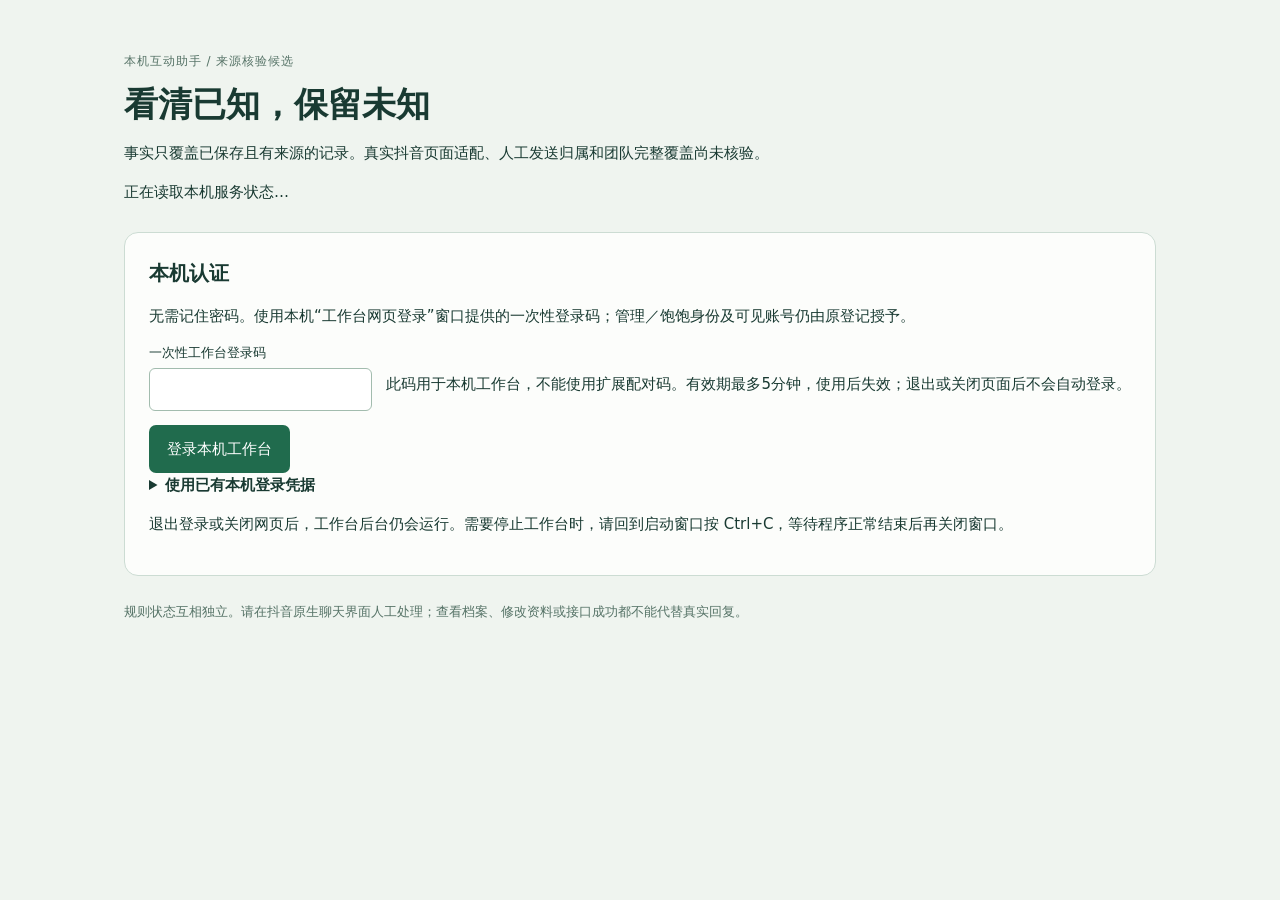
<file: projects/A/web/index.html>
<!doctype html>
<html lang="zh-CN"><head><meta charset="utf-8"><meta name="viewport" content="width=device-width,initial-scale=1"><title>互动助手 · 本机工作台</title><link rel="stylesheet" href="styles.css"></head>
<body><main><header><p class="eyebrow">本机互动助手 / 来源核验候选</p><h1>看清已知，保留未知</h1><p>事实只覆盖已保存且有来源的记录。真实抖音页面适配、人工发送归属和团队完整覆盖尚未核验。</p><p id="health" role="status">正在读取本机服务状态…</p></header>
<section class="card" aria-labelledby="auth-title"><h2 id="auth-title">本机认证</h2><p id="auth-status" role="status">无需记住密码。使用本机“工作台网页登录”窗口提供的一次性登录码；管理／饱饱身份及可见账号仍由原登记授予。</p>
<form id="web-login"><label>一次性工作台登录码<input name="code" type="password" required minlength="43" maxlength="43" autocomplete="off" spellcheck="false"></label><p>此码用于本机工作台，不能使用扩展配对码。有效期最多5分钟，使用后失效；退出或关闭页面后不会自动登录。</p><button type="submit">登录本机工作台</button></form>
<details id="credential-entry"><summary>使用已有本机登录凭据</summary><form id="login"><label>操作者<input name="operator" required maxlength="256" autocomplete="username"></label><label>设备登记键<input name="device" required maxlength="256" autocomplete="off"></label><label>登录凭据<input name="credential" type="password" required maxlength="1024" autocomplete="current-password"></label><button type="submit">登录</button></form></details><button id="logout" type="button" hidden>退出登录</button><p>退出登录或关闭网页后，工作台后台仍会运行。需要停止工作台时，请回到启动窗口按 Ctrl+C，等待程序正常结束后再关闭窗口。</p></section>
<div id="workspace" hidden>
<section class="card"><details><summary>运行诊断 · 本机只读</summary><div id="diagnostics-panel"></div></details></section>
<section class="card" aria-labelledby="activity-title"><details><summary id="activity-title">只读活动时间线 · 未校准</summary><p>管理查看已登记设备的已保存整域，饱饱仅查看自己。前台事实、人工估算、自动/未知操作与缺口分别核对，不生成工时结论。</p><div id="activity-panel"></div></details></section>
<section class="card"><div id="deletion-panel"></div></section>
<section class="card"><details><summary>导入账号与来源核对</summary><p>先选择下方已授权账号，再核对此批聊天记录使用的账号登记与来源。此步骤不保存聊天记录。</p><div id="import-binding"></div></details></section>
<section class="card" aria-labelledby="import-title"><details><summary id="import-title">显式文件导入 · 已保存待核验</summary><p>管理与饱饱可查询已授权账号的待核验原文。导入与撤回仅本机管理工作台可使用；先选择下方已授权账号，再选择CLI预览JSON、明确映射、生成计划并点击保存。所有来源与发送状态仍待核验。</p><div id="file-import"></div></details></section>
<section class="card"><h2>查询已保存档案</h2><p>手动选择仅用于本机查询，不核验当前抖音页面对象，也不会自动定位或发送。</p><div class="selectors"><label>已授权账号<select id="account" required></select></label><label>已保存联系人<select id="contact"><option value="">此账号全部已保存消息</option></select></label></div><p id="contact-status" role="status">选择账号后读取已保存联系人。</p><button id="contact-retry" type="button" class="secondary" hidden disabled>重新读取联系人</button></section>
<section class="card s-priority" aria-labelledby="s-title"><h2 id="s-title">S待回 · 固定可见</h2><p id="coverage-status" role="status">团队覆盖未知，不能确认S清空或推荐下一件非S事项。</p><ul id="global-s" class="task-list"></ul></section>
<section class="card"><details><summary>实际联系与独立30日贡献</summary><div id="contact-statistics"></div></details></section>
<section class="card"><h2>按分组查看联系人</h2><div id="group-browser"></div></section>
<section class="card"><details id="overview"><summary>今日概览 · 已观察范围</summary><p id="overview-status" role="status">正在读取独立事项状态…</p><div id="overview-groups"></div></details></section>
<div class="work-grid"><section id="profile" class="card profile" aria-labelledby="profile-title"><h2 id="profile-title">已保存档案</h2><p id="profile-status" role="status">选择联系人后查看。未知不等于否或零。</p><div id="profile-body"></div></section>
<section class="card history" aria-labelledby="history-title"><h2 id="history-title">永久保存历史查询</h2><p>文字搜索与分页仅针对已存储消息。未知时间单列；当前来源不支持完整平台历史承诺。</p><form id="search"><label>北京日期（可选）<input type="date" name="day"></label><label>正文关键词<input name="keyword" maxlength="200" autocomplete="off" placeholder="支持单字、短词及字面标点"></label><button type="submit">查询</button></form><p id="history-status" role="status">选择账号并查询。</p><ol id="messages"></ol><button id="more" type="button" hidden>读取下一页已保存消息</button></section></div>
</div><footer>规则状态互相独立。请在抖音原生聊天界面人工处理；查看档案、修改资料或接口成功都不能代替真实回复。</footer></main><script src="js/api.js"></script><script src="js/history.js"></script><script src="js/cd.js"></script><script src="js/live.js"></script><script src="js/groups.js"></script><script src="js/ai.js"></script><script src="js/deletion.js"></script><script src="js/candidate_review.js"></script><script src="js/import_binding.js"></script><script src="js/file_import.js"></script><script src="js/activity.js"></script><script src="js/diagnostics.js"></script><script src="js/birthday_candidates.js"></script><script src="js/operations.js"></script><script src="js/main.js"></script></body></html>
</file>
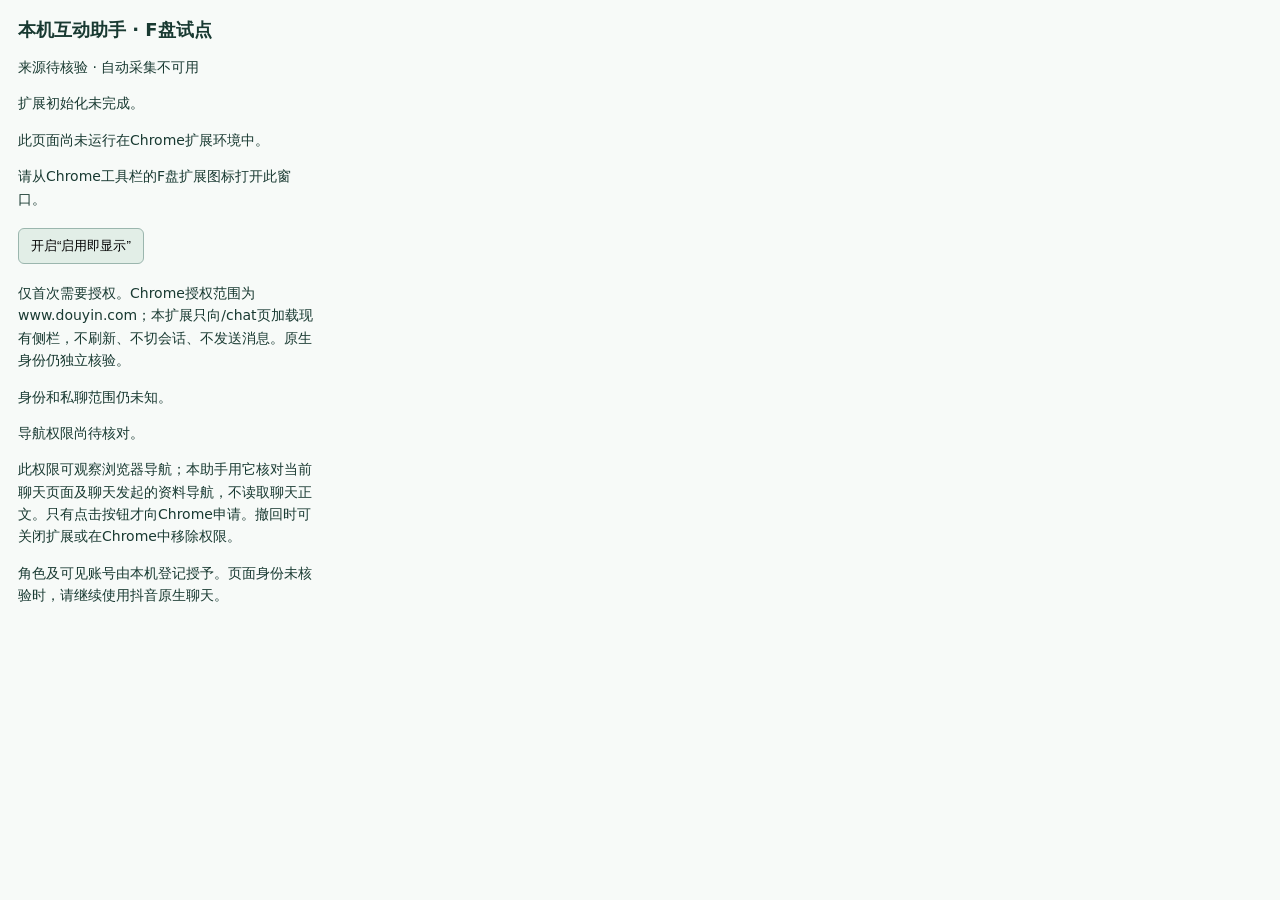
<file: projects/A/extension/popup.html>
<!doctype html>
<html lang="zh-CN"><head><meta charset="utf-8"><meta name="viewport" content="width=device-width"><title>助手 · 本机认证</title><link rel="stylesheet" href="popup.css"></head>
<body><h1>本机互动助手 · F盘试点</h1><p>来源待核验 · 自动采集不可用</p><p id="extension-identity"></p><p id="connection-status" role="status">正在检查本机身份服务…</p><p id="status" role="status">正在读取本机会话…</p>
<form id="login"><label>一次性本机配对码<input name="pairing_code" type="password" placeholder="粘贴本机窗口复制的临时码" required minlength="43" maxlength="43" pattern="[A-Za-z0-9_\-]{43}" autocomplete="off"></label><p>无需设置或记住密码。首次用本机窗口的临时码配对，之后由此扩展记住。这里不填写抖音密码。</p><button type="submit">配对并连接本机</button></form>
<section id="session" hidden><p id="identity"></p><p id="queue"></p><button id="retry" type="button">重试待提交观测</button><button id="logout" type="button">断开本次连接</button></section>
<button id="forget-device" type="button">清除本机配对记忆</button>
<button id="workbench-connect" type="button" hidden>恢复自动连接</button>
<section><p id="chat-mount-status" role="status"></p><button id="enable-chat-mount" type="button">开启“启用即显示”</button><p>仅首次需要授权。Chrome授权范围为www.douyin.com；本扩展只向/chat页加载现有侧栏，不刷新、不切会话、不发送消息。原生身份仍独立核验。</p></section>
<section><p id="pilot-status">身份核对尚未连接。</p><p id="navigation-status" role="status">导航权限尚待核对。</p><button id="pilot-navigation" type="button">允许聊天页面与资料导航核对</button><p>此权限可观察浏览器导航；本助手用它核对当前聊天页面及聊天发起的资料导航，不读取聊天正文。只有点击按钮才向Chrome申请。撤回时可关闭扩展或在Chrome中移除权限。</p></section>
<p>角色及可见账号由本机登记授予。页面身份未核验时，请继续使用抖音原生聊天。</p><script src="popup.js"></script></body></html>
</file>
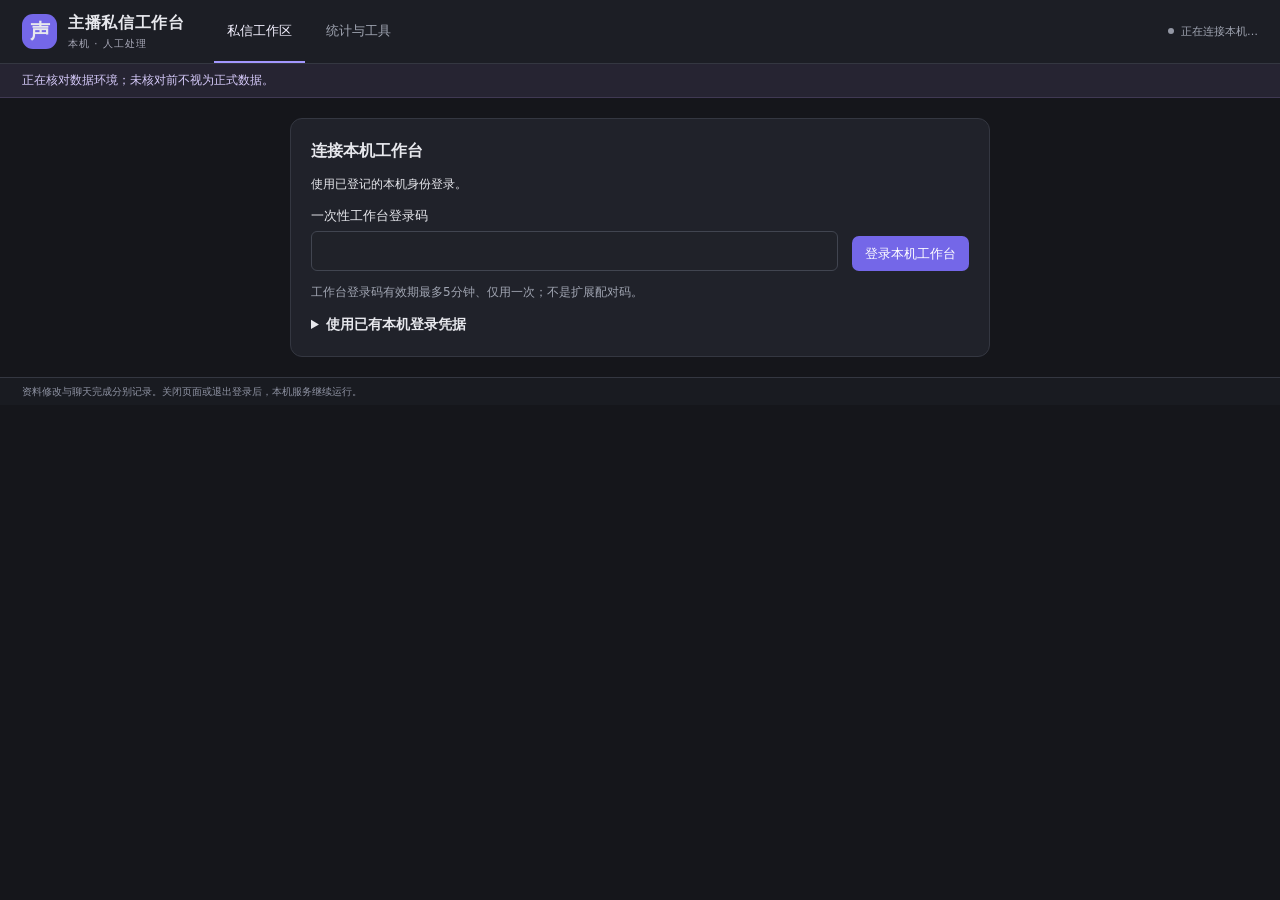
<file: projects/A/web/workspace.html>
<!doctype html>
<html lang="zh-CN"><head><meta charset="utf-8"><meta name="viewport" content="width=device-width,initial-scale=1"><title>主播私信工作台 · 本机</title><link rel="stylesheet" href="styles.css"><link rel="stylesheet" href="workspace.css"></head>
<body class="workbench"><main>
<header class="appbar"><div class="brand"><span class="brand-mark" aria-hidden="true">声</span><div><strong>主播私信工作台</strong><small>本机 · 人工处理</small></div></div><nav aria-label="工作台页面"><button type="button" data-view="desk" aria-pressed="true">私信工作区</button><button type="button" data-view="tools" aria-pressed="false">统计与工具</button></nav><div class="service"><span class="status-dot" aria-hidden="true"></span><span id="health" role="status">正在连接本机…</span></div></header>
<div id="workspace-mode" class="mode-banner" role="status">正在核对数据环境；未核对前不视为正式数据。</div>
<section id="auth-card" class="auth-card" aria-labelledby="auth-title"><h2 id="auth-title">连接本机工作台</h2><p id="auth-status" role="status">使用已登记的本机身份登录。</p><div id="auth-forms"><form id="web-login"><label>一次性工作台登录码<input name="code" type="password" required minlength="43" maxlength="43" autocomplete="off" spellcheck="false"></label><button type="submit">登录本机工作台</button></form><p class="muted">工作台登录码有效期最多5分钟、仅用一次；不是扩展配对码。</p><details id="credential-entry"><summary>使用已有本机登录凭据</summary><form id="login"><label>操作者<input name="operator" required maxlength="256" autocomplete="username"></label><label>设备登记键<input name="device" required maxlength="256" autocomplete="off"></label><label>登录凭据<input name="credential" type="password" required maxlength="1024" autocomplete="current-password"></label><button type="submit">登录</button></form></details></div><button id="logout" type="button" class="secondary" hidden>退出登录</button></section>
<div id="workspace" hidden>
<div class="workspace-toolbar"><label class="account-label">工作账号<select id="account" required aria-label="工作账号"></select></label><span class="scope-note">仅查询已保存资料 · 不改变平台已读</span><div class="panel-nav" aria-label="工作区面板"><button type="button" data-panel="contacts" aria-pressed="false">联系人</button><button type="button" data-panel="history" aria-pressed="true">历史</button><button type="button" data-panel="profile" aria-pressed="false">用户详情</button></div></div>
<div id="desk-layout" class="desk-layout" data-panel="history">
<aside class="contacts-pane pane" aria-labelledby="contacts-title"><div class="pane-heading"><h2 id="contacts-title">联系人</h2><span class="pill">已保存</span></div><div class="pinned-s"><h3>S 待回 <span>固定保留</span></h3><p id="coverage-status" role="status">覆盖未知</p><ul id="global-s" class="task-list"></ul></div><div id="group-browser"></div><details class="contact-fallback"><summary>联系人读取与重试</summary><label>已保存联系人<select id="contact"><option value="">此账号全部已保存消息</option></select></label><p id="contact-status" role="status">选择账号后读取联系人。</p><button id="contact-retry" type="button" class="secondary" hidden disabled>重新读取联系人</button></details></aside>
<section class="history-pane pane" aria-labelledby="history-title"><div class="conversation-heading"><div class="contact-avatar" id="selected-avatar" aria-hidden="true">人</div><div><h2 id="selected-name">选择一个联系人</h2><p id="selected-context">从左侧联系人开始，查看已有记录和资料</p></div><span class="pill">历史查询</span></div><details class="history-filter" open><summary id="history-title">检索已保存消息</summary><form id="search"><label>正文关键词<input name="keyword" maxlength="200" autocomplete="off" placeholder="搜索词、单字或标点"></label><label>北京日期<input type="date" name="day"></label><button type="submit">查询</button></form></details><p id="history-status" class="history-state" role="status">选择账号后查询。</p><div class="message-scroll"><ol id="messages"></ol><div id="history-empty" class="empty-history"><span aria-hidden="true">◌</span><h3>从一个人开始</h3><p>选择联系人，核对他的历史与资料。</p></div><button id="more" type="button" class="secondary" hidden>读取下一页已保存消息</button></div><div class="native-hint"><strong>回复请使用抖音原生聊天</strong><span>这里查看历史，不发送消息，也不标记“已回复”。原生会话定位尚待接线。</span></div></section>
<aside class="profile-pane pane" aria-labelledby="profile-title"><div class="pane-heading"><h2 id="profile-title">用户详情</h2><div class="detail-tabs" role="group" aria-label="资料页签"><button type="button" data-detail="profile" aria-pressed="true">资料</button><button type="button" data-detail="reference" aria-pressed="false">处理参考</button></div></div><p id="profile-status" role="status">选择联系人后查看。</p><div class="detail-scroll"><div id="profile-body"></div><div id="reference-body" hidden></div></div></aside>
</div>
<section id="tools-view" class="tools-view" hidden><div class="tools-intro"><p class="eyebrow">工作辅助</p><h2>统计、数据与运行状态</h2><p>结果以已保存记录为准；未知值和未覆盖范围单独保留。</p></div><div class="tools-grid">
<section class="card"><h3>实际联系与独立30日贡献</h3><div id="contact-statistics"></div></section><section class="card"><h3>今日事项</h3><details id="overview" open><summary>已观察范围</summary><p id="overview-status" role="status">正在读取独立事项…</p><div id="overview-groups"></div></details></section>
<section class="card"><details><summary>运行诊断 · 本机只读</summary><div id="diagnostics-panel"></div></details></section><section class="card"><details><summary>活动时间线 · 未校准</summary><p>只展示保存的活动与缺口，不生成工时结论。</p><div id="activity-panel"></div></details></section>
<section class="card"><details><summary>导入账号与来源核对</summary><p>使用上方已授权账号；此步骤不保存聊天。</p><div id="import-binding"></div></details></section><section class="card"><details><summary>文件导入 · 已保存待核验</summary><p>显式检查、生成计划后才可保存。试用工作区请只使用虚构文件。</p><div id="file-import"></div></details></section><section class="card"><details><summary>删除影响检查</summary><div id="deletion-panel"></div></details></section>
</div></section></div><footer>资料修改与聊天完成分别记录。关闭页面或退出登录后，本机服务继续运行。</footer></main>
<script src="js/api.js"></script><script src="js/history.js"></script><script src="js/cd.js"></script><script src="js/live.js"></script><script src="js/groups.js"></script><script src="js/ai.js"></script><script src="js/deletion.js"></script><script src="js/candidate_review.js"></script><script src="js/import_binding.js"></script><script src="js/file_import.js"></script><script src="js/activity.js"></script><script src="js/diagnostics.js"></script><script src="js/birthday_candidates.js"></script><script src="js/operations.js"></script><script src="js/workspace.js"></script><script src="js/main.js"></script></body></html>
</file>
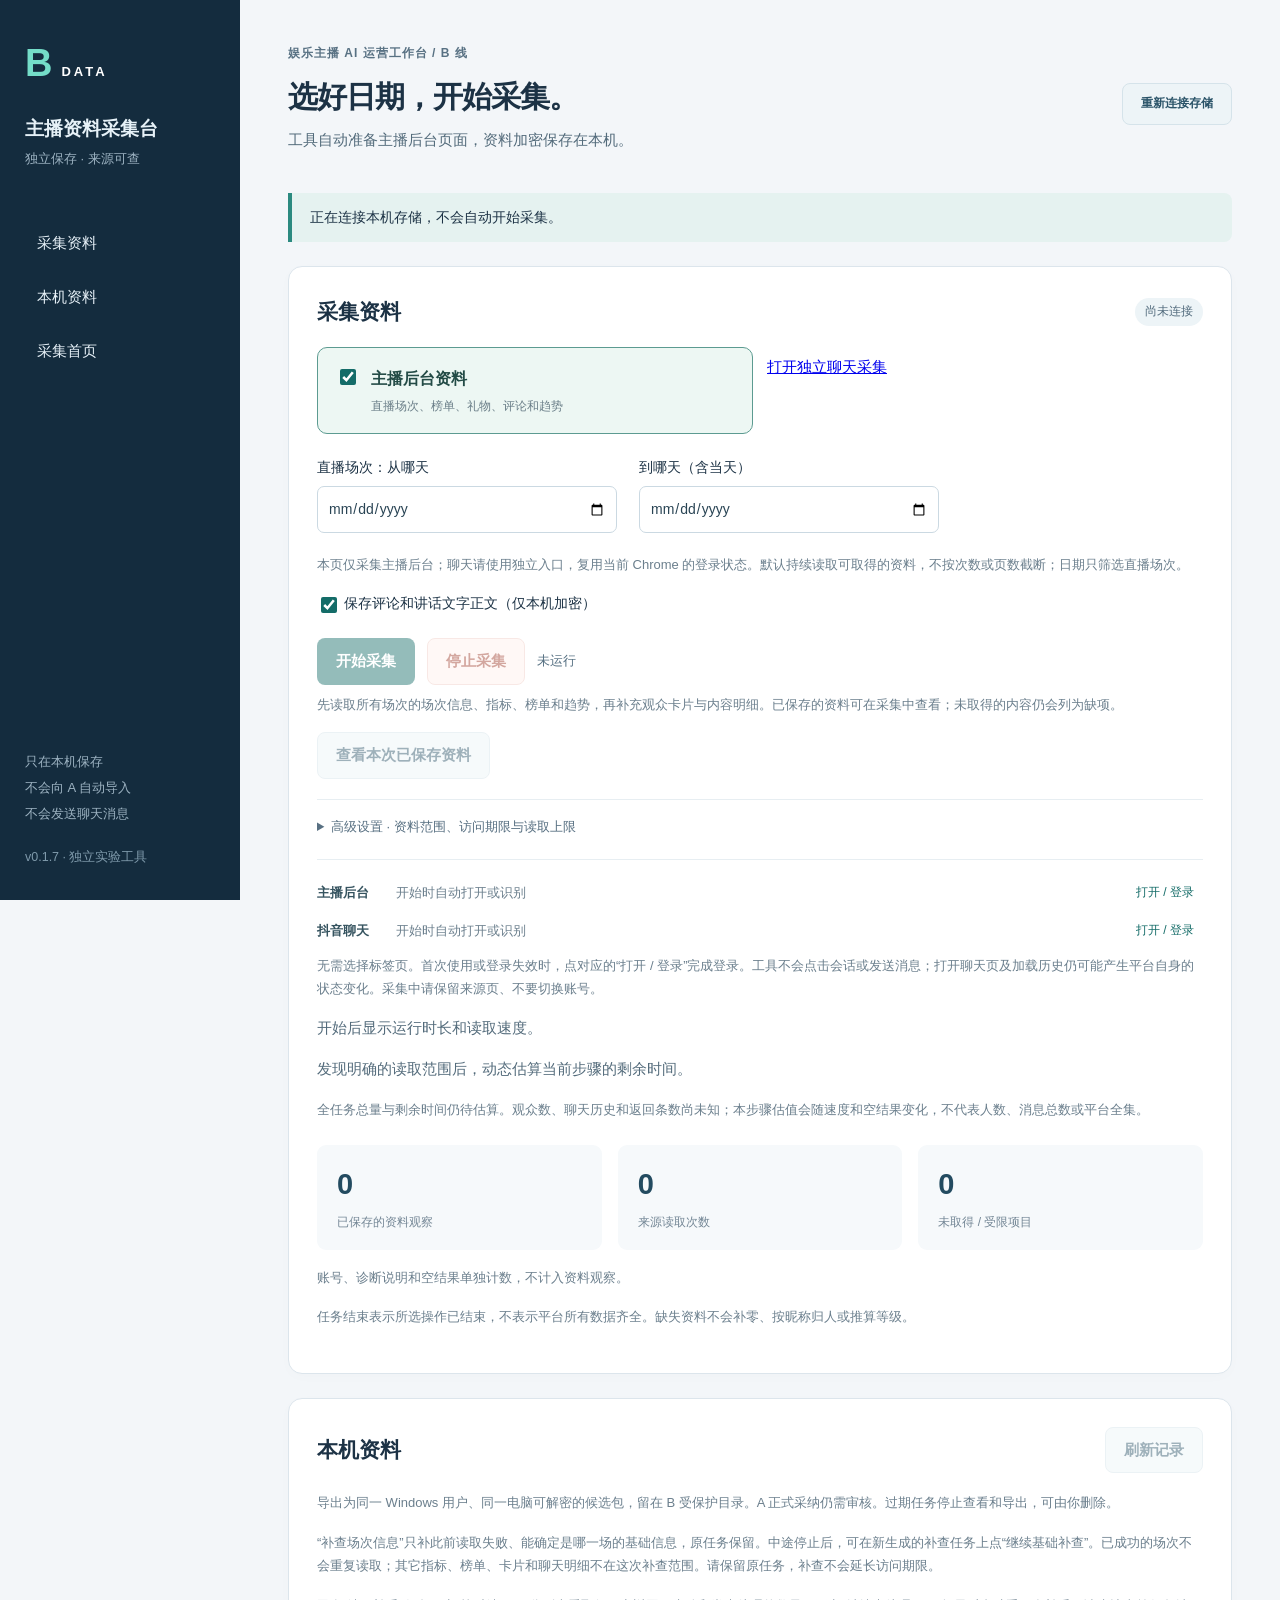
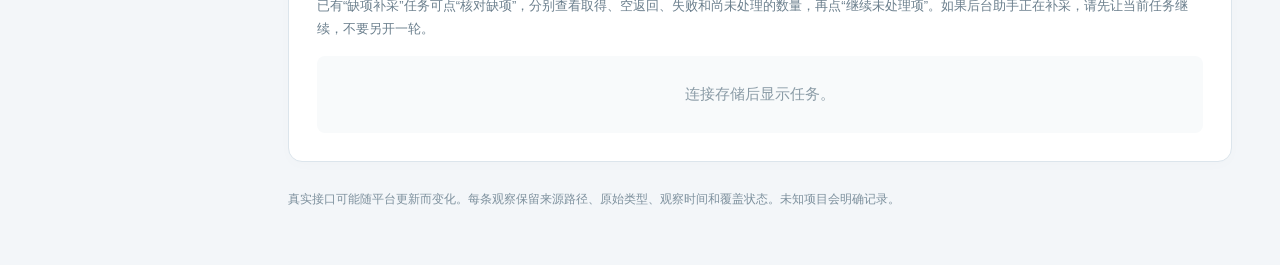
<file: projects/B/collector-extension/backend-dashboard.html>
<!doctype html>
<html lang="zh-CN"><head><meta charset="utf-8"><meta name="viewport" content="width=device-width,initial-scale=1"><title>B线 · 主播资料采集台</title><link rel="stylesheet" href="dashboard.css"></head>
<body><aside><div class="brand">B<span>DATA</span></div><h2>主播资料采集台</h2><p>独立保存 · 来源可查</p><nav><a href="#collect">采集资料</a><a href="#history">本机资料</a><a href="launcher.html">采集首页</a></nav><div class="aside-note">只在本机保存<br>不会向 A 自动导入<br>不会发送聊天消息</div><small>v0.1.7 · 独立实验工具</small></aside>
<main><header><div><span class="eyebrow">娱乐主播 AI 运营工作台 / B 线</span><h1>选好日期，开始采集。</h1><p>工具自动准备主播后台页面，资料加密保存在本机。</p></div><button id="connect" class="secondary">重新连接存储</button></header>
<div id="notice" role="status">正在连接本机存储，不会自动开始采集。</div>
<section id="collect"><div class="section-title"><h2>采集资料</h2><span id="connection" class="badge">尚未连接</span></div>
<div class="capture-choices"><label><input id="collectBackend" type="checkbox" checked><span><strong>主播后台资料</strong><small>直播场次、榜单、礼物、评论和趋势</small></span></label><input id="collectChat" type="checkbox" hidden><p><a href="chat-dashboard.html">打开独立聊天采集</a></p></div>
<div class="row date-range"><label>直播场次：从哪天<input id="startDate" type="date"></label><label>到哪天（含当天）<input id="endDate" type="date"></label></div>
<p class="hint">本页仅采集主播后台；聊天请使用独立入口，复用当前 Chrome 的登录状态。默认持续读取可取得的资料，不按次数或页数截断；日期只筛选直播场次。</p>
<div class="checks"><label><input id="body" type="checkbox" checked>保存评论和讲话文字正文（仅本机加密）</label></div>
<div class="actions"><button id="start" disabled>开始采集</button><button id="stop" class="danger" disabled>停止采集</button><span id="taskState">未运行</span></div>
<p class="hint">先读取所有场次的场次信息、指标、榜单和趋势，再补充观众卡片与内容明细。已保存的资料可在采集中查看；未取得的内容仍会列为缺项。</p>
<button id="viewCurrent" class="secondary" disabled>查看本次已保存资料</button>
<details id="advanced"><summary>高级设置 · 资料范围、访问期限与读取上限</summary>
<fieldset id="domains"><legend>主播后台细分资料</legend><label><input type="checkbox" value="session" checked>直播场次</label><label><input type="checkbox" value="summary" checked>场次指标</label><label><input type="checkbox" value="rank" checked>贡献 / 评论 / 观看 / 点赞榜</label><label><input type="checkbox" value="profile" checked>榜单观众互动卡片</label><label><input type="checkbox" value="comment" checked>直播评论</label><label><input type="checkbox" value="gift" checked>礼物明细</label><label><input type="checkbox" value="speech" checked>平台讲话文字</label><label><input type="checkbox" value="trend" checked>直播趋势</label></fieldset>
<div class="checks"><label><input id="skipTests" type="checkbox" checked>跳过时长不超过 10 分钟，或观看人数不超过 5 人的场次明细</label></div><p class="hint">任一条件满足就跳过，包含刚好 10 分钟、刚好 5 人。人数使用后台场次列表的观看人数；缺失不当 0，无法判断时保留。</p>
<div class="row"><label>本次数据可查看 / 导出天数<input id="retention" type="number" min="1" max="30" value="7"><span class="hint">从任务建立起计算，不是采集日期范围。到期限制访问，不自动删除。</span></label></div>
<label><input id="limitReads" type="checkbox">限制本次读取量（可选，默认不限制）</label>
<div id="readLimits" hidden><div class="row"><label>整个任务最多读取几次<input id="maxCalls" type="number" min="1" max="10000" value="2000"><span class="hint">后台和聊天共用。读一次榜单、一页聊天等算一次，不是资料条数。</span></label><label>每个聊天最多向前加载几页<input id="chatPages" type="number" min="0" max="2000" value="100"><span class="hint">每页最多请求 50 条较早消息；100 页最多请求约 5000 条，当前已加载消息另计。填 0 只读已加载消息。</span></label></div><p class="hint">仅勾选限制时生效。总额度用完结束任务，某个聊天达到页数上限后转到下一个。已有资料保留。</p></div>
<p class="hint">默认自动读取到来源没有更多内容；翻页不推进、权限不足或来源变化会记录原因。未加载的会话、平台未提供的历史和榜单覆盖缺项仍会标明，不把“读取结束”当作平台全部资料已采齐。默认访问期限 7 天。</p></details>
<div class="source-status"><div><span>主播后台</span><span id="anchorState">开始时自动打开或识别</span><button id="openAnchor" class="text-button">打开 / 登录</button></div><div hidden><span>抖音聊天</span><span id="chatState">开始时自动打开或识别</span><button id="openChat" class="text-button">打开 / 登录</button></div></div>
<p class="hint">无需选择标签页。首次使用或登录失效时，点对应的“打开 / 登录”完成登录。工具不会点击会话或发送消息；打开聊天页及加载历史仍可能产生平台自身的状态变化。采集中请保留来源页、不要切换账号。</p>
<div class="progress-estimate"><p id="elapsedEstimate">开始后显示运行时长和读取速度。</p><p id="remainingEstimate">发现明确的读取范围后，动态估算当前步骤的剩余时间。</p><p class="hint">全任务总量与剩余时间仍待估算。观众数、聊天历史和返回条数尚未知；本步骤估值会随速度和空结果变化，不代表人数、消息总数或平台全集。</p></div><div class="metrics"><div><strong id="recordCount">0</strong><span>已保存的资料观察</span></div><div><strong id="callCount">0</strong><span>来源读取次数</span></div><div><strong id="missingCount">0</strong><span>未取得 / 受限项目</span></div></div>
<p id="storedBreakdown" class="hint">账号、诊断说明和空结果单独计数，不计入资料观察。</p>
<p class="hint">任务结束表示所选操作已结束，不表示平台所有数据齐全。缺失资料不会补零、按昵称归人或推算等级。</p><ul id="events" aria-live="polite"></ul></section>
<section id="history"><div class="section-title"><h2>本机资料</h2><button id="refreshRuns" class="secondary" disabled>刷新记录</button></div><p class="hint">导出为同一 Windows 用户、同一电脑可解密的候选包，留在 B 受保护目录。A 正式采纳仍需审核。过期任务停止查看和导出，可由你删除。</p><p class="hint">“补查场次信息”只补此前读取失败、能确定是哪一场的基础信息，原任务保留。中途停止后，可在新生成的补查任务上点“继续基础补查”。已成功的场次不会重复读取；其它指标、榜单、卡片和聊天明细不在这次补查范围。请保留原任务，补查不会延长访问期限。</p><p class="hint">已有“缺项补采”任务可点“核对缺项”，分别查看取得、空返回、失败和尚未处理的数量，再点“继续未处理项”。如果后台助手正在补采，请先让当前任务继续，不要另开一轮。</p><div id="runs" class="empty">连接存储后显示任务。</div><div id="preview" hidden><div class="section-title"><h3>本机记录预览</h3><button id="closePreview" class="secondary">关闭预览</button></div><p>此处包含本机真实资料，请按需查看。</p><pre id="previewText"></pre><button id="nextPreview" class="secondary">下一页</button></div></section>
<section id="gapPanel" hidden><div class="section-title"><h2>核对缺项与继续补采</h2></div><p id="gapStatus" role="status"></p><div id="gapResult"></div><p id="gapProgress" class="hint"></p><p class="hint">这里只核对已登记的主播后台补采队列，不重扫原始资料，不包含聊天。数量按请求计算，不是人数或消息条数。继续补采保留原日期、账号、试播筛选及到期时间，仅处理尚未完成的请求；已取得、空返回和失败项均不自动重试。请求全部处理完也不表示平台资料全量齐全。</p><div class="actions"><button id="gapContinue" disabled>继续未处理项</button><button id="gapStop" class="danger" disabled>停止补采</button></div></section>
<section id="reviewPanel" hidden><div class="section-title"><h2>采集结果审核</h2><button id="cancelReview" class="secondary" disabled>取消审核</button></div><p id="reviewStatus" role="status"></p><p class="hint">只审核本机已保存记录，不访问抖音、不重新采集。报告仅展示分类数量与原因，不展示聊天正文、姓名或身份标识。空列表是否代表实际无数据仍待确认。</p><div id="reviewResult"></div></section><section id="import" hidden><h2>导入旧 JSONL</h2><p>选择已有导出文件；原文件保持不变。没有原生会话键或直接对应证据的记录，保留为归属未核实的历史资料。</p><input id="files" type="file" accept=".jsonl" multiple><button id="importFiles" class="secondary" disabled>加密导入所选文件</button><p class="hint">使用上方正文选项与保留天数。文件只在本机读取；文件名、昵称和 private 标签不会用于确认身份。</p></section>
<footer>真实接口可能随平台更新而变化。每条观察保留来源路径、原始类型、观察时间和覆盖状态。未知项目会明确记录。</footer></main><script type="module" src="backend-entry.js"></script></body></html>
</file>
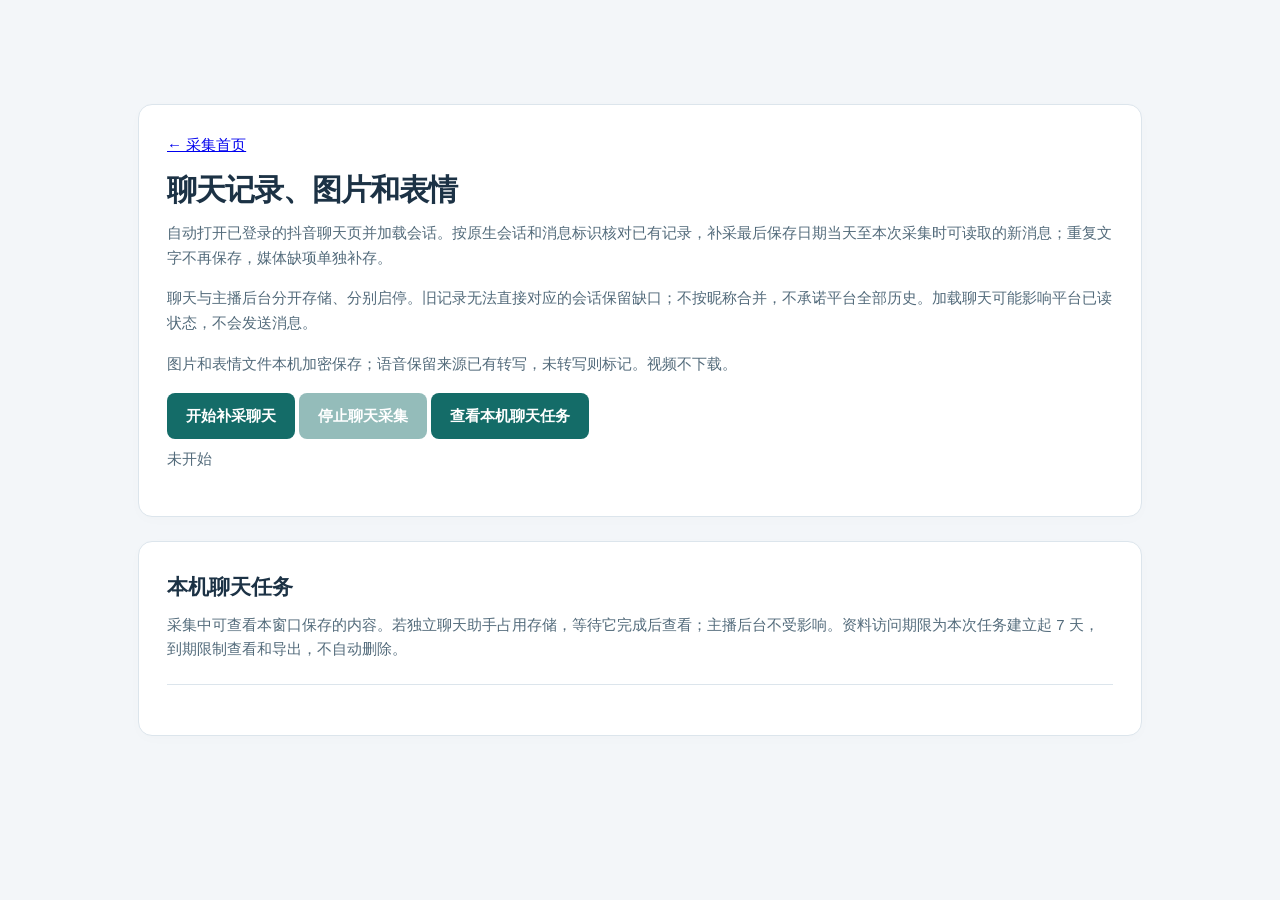
<file: projects/B/collector-extension/chat-dashboard.html>
<!doctype html><html lang="zh-CN"><head><meta charset="UTF-8"><title>B线 · 独立聊天采集</title><link rel="stylesheet" href="dashboard.css"></head><body>
<main style="margin:40px auto;max-width:1100px"><section><a href="launcher.html">← 采集首页</a><h1>聊天记录、图片和表情</h1>
<p>自动打开已登录的抖音聊天页并加载会话。按原生会话和消息标识核对已有记录，补采最后保存日期当天至本次采集时可读取的新消息；重复文字不再保存，媒体缺项单独补存。</p>
<p>聊天与主播后台分开存储、分别启停。旧记录无法直接对应的会话保留缺口；不按昵称合并，不承诺平台全部历史。加载聊天可能影响平台已读状态，不会发送消息。</p>
<p>图片和表情文件本机加密保存；语音保留来源已有转写，未转写则标记。视频不下载。</p>
<button id="start">开始补采聊天</button> <button id="stop" disabled>停止聊天采集</button> <button id="refresh">查看本机聊天任务</button>
<p id="state">未开始</p><p id="progress"></p><p id="stats"></p><ul id="events"></ul></section>
<section><h2>本机聊天任务</h2><p>采集中可查看本窗口保存的内容。若独立聊天助手占用存储，等待它完成后查看；主播后台不受影响。资料访问期限为本次任务建立起 7 天，到期限制查看和导出，不自动删除。</p><div id="runs"></div><p id="previewState"></p><div id="preview"></div><button id="nextPreview" hidden>查看后面的记录</button></section></main>
<script type="module" src="chat-dashboard.js"></script></body></html>
</file>
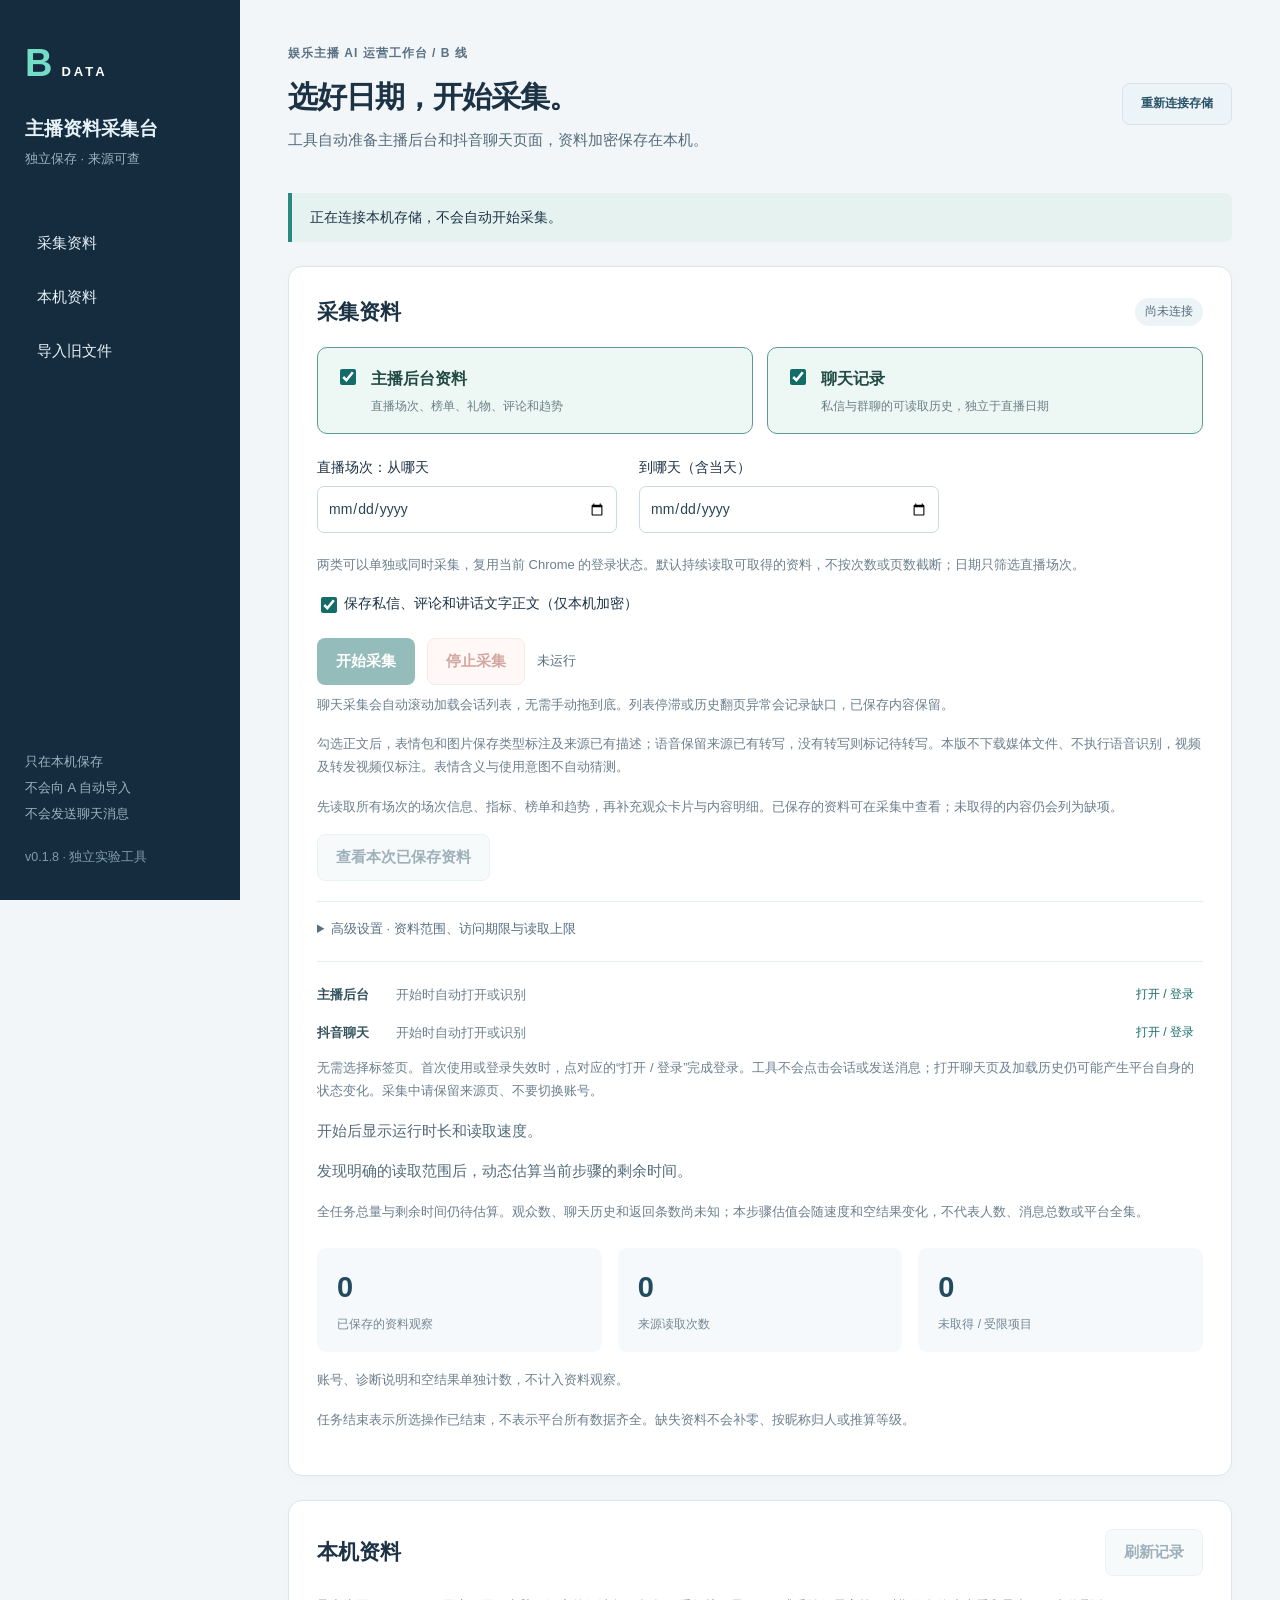
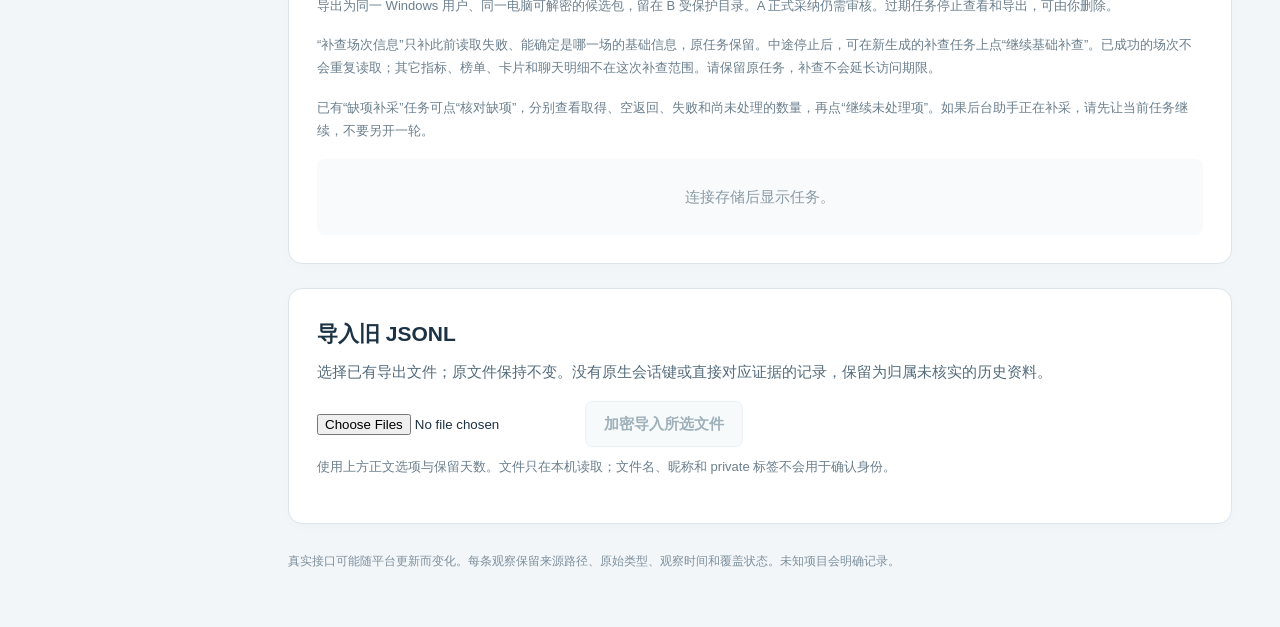
<file: projects/B/collector-extension/dashboard.html>
<!doctype html>
<html lang="zh-CN"><head><meta charset="utf-8"><meta name="viewport" content="width=device-width,initial-scale=1"><title>B线 · 主播资料采集台</title><link rel="stylesheet" href="dashboard.css"></head>
<body><aside><div class="brand">B<span>DATA</span></div><h2>主播资料采集台</h2><p>独立保存 · 来源可查</p><nav><a href="#collect">采集资料</a><a href="#history">本机资料</a><a href="#import">导入旧文件</a></nav><div class="aside-note">只在本机保存<br>不会向 A 自动导入<br>不会发送聊天消息</div><small>v0.1.8 · 独立实验工具</small></aside>
<main><header><div><span class="eyebrow">娱乐主播 AI 运营工作台 / B 线</span><h1>选好日期，开始采集。</h1><p>工具自动准备主播后台和抖音聊天页面，资料加密保存在本机。</p></div><button id="connect" class="secondary">重新连接存储</button></header>
<div id="notice" role="status">正在连接本机存储，不会自动开始采集。</div>
<section id="collect"><div class="section-title"><h2>采集资料</h2><span id="connection" class="badge">尚未连接</span></div>
<div class="capture-choices"><label><input id="collectBackend" type="checkbox" checked><span><strong>主播后台资料</strong><small>直播场次、榜单、礼物、评论和趋势</small></span></label><label><input id="collectChat" type="checkbox" checked><span><strong>聊天记录</strong><small>私信与群聊的可读取历史，独立于直播日期</small></span></label></div>
<div class="row date-range"><label>直播场次：从哪天<input id="startDate" type="date"></label><label>到哪天（含当天）<input id="endDate" type="date"></label></div>
<p class="hint">两类可以单独或同时采集，复用当前 Chrome 的登录状态。默认持续读取可取得的资料，不按次数或页数截断；日期只筛选直播场次。</p>
<div class="checks"><label><input id="body" type="checkbox" checked>保存私信、评论和讲话文字正文（仅本机加密）</label></div>
<div class="actions"><button id="start" disabled>开始采集</button><button id="stop" class="danger" disabled>停止采集</button><span id="taskState">未运行</span></div>
<p id="chatProgress" class="hint">聊天采集会自动滚动加载会话列表，无需手动拖到底。列表停滞或历史翻页异常会记录缺口，已保存内容保留。</p>
<p class="hint">勾选正文后，表情包和图片保存类型标注及来源已有描述；语音保留来源已有转写，没有转写则标记待转写。本版不下载媒体文件、不执行语音识别，视频及转发视频仅标注。表情含义与使用意图不自动猜测。</p>
<p class="hint">先读取所有场次的场次信息、指标、榜单和趋势，再补充观众卡片与内容明细。已保存的资料可在采集中查看；未取得的内容仍会列为缺项。</p>
<button id="viewCurrent" class="secondary" disabled>查看本次已保存资料</button>
<details id="advanced"><summary>高级设置 · 资料范围、访问期限与读取上限</summary>
<fieldset id="domains"><legend>主播后台细分资料</legend><label><input type="checkbox" value="session" checked>直播场次</label><label><input type="checkbox" value="summary" checked>场次指标</label><label><input type="checkbox" value="rank" checked>贡献 / 评论 / 观看 / 点赞榜</label><label><input type="checkbox" value="profile" checked>榜单观众互动卡片</label><label><input type="checkbox" value="comment" checked>直播评论</label><label><input type="checkbox" value="gift" checked>礼物明细</label><label><input type="checkbox" value="speech" checked>平台讲话文字</label><label><input type="checkbox" value="trend" checked>直播趋势</label></fieldset>
<div class="checks"><label><input id="skipTests" type="checkbox" checked>跳过时长不超过 10 分钟，或观看人数不超过 5 人的场次明细</label></div><p class="hint">任一条件满足就跳过，包含刚好 10 分钟、刚好 5 人。人数使用后台场次列表的观看人数；缺失不当 0，无法判断时保留。</p>
<div class="row"><label>本次数据可查看 / 导出天数<input id="retention" type="number" min="1" max="30" value="7"><span class="hint">从任务建立起计算，不是采集日期范围。到期限制访问，不自动删除。</span></label></div>
<label><input id="limitReads" type="checkbox">限制本次读取量（可选，默认不限制）</label>
<div id="readLimits" hidden><div class="row"><label>整个任务最多读取几次<input id="maxCalls" type="number" min="1" max="10000" value="2000"><span class="hint">后台和聊天共用。读一次榜单、一页聊天等算一次，不是资料条数。</span></label><label>每个聊天最多向前加载几页<input id="chatPages" type="number" min="0" max="2000" value="100"><span class="hint">每页最多请求 50 条较早消息；100 页最多请求约 5000 条，当前已加载消息另计。填 0 只读已加载消息。</span></label></div><p class="hint">仅勾选限制时生效。总额度用完结束任务，某个聊天达到页数上限后转到下一个。已有资料保留。</p></div>
<p class="hint">默认自动读取到来源没有更多内容；翻页不推进、权限不足或来源变化会记录原因。未加载的会话、平台未提供的历史和榜单覆盖缺项仍会标明，不把“读取结束”当作平台全部资料已采齐。默认访问期限 7 天。</p></details>
<div class="source-status"><div><span>主播后台</span><span id="anchorState">开始时自动打开或识别</span><button id="openAnchor" class="text-button">打开 / 登录</button></div><div><span>抖音聊天</span><span id="chatState">开始时自动打开或识别</span><button id="openChat" class="text-button">打开 / 登录</button></div></div>
<p class="hint">无需选择标签页。首次使用或登录失效时，点对应的“打开 / 登录”完成登录。工具不会点击会话或发送消息；打开聊天页及加载历史仍可能产生平台自身的状态变化。采集中请保留来源页、不要切换账号。</p>
<div class="progress-estimate"><p id="elapsedEstimate">开始后显示运行时长和读取速度。</p><p id="remainingEstimate">发现明确的读取范围后，动态估算当前步骤的剩余时间。</p><p class="hint">全任务总量与剩余时间仍待估算。观众数、聊天历史和返回条数尚未知；本步骤估值会随速度和空结果变化，不代表人数、消息总数或平台全集。</p></div><div class="metrics"><div><strong id="recordCount">0</strong><span>已保存的资料观察</span></div><div><strong id="callCount">0</strong><span>来源读取次数</span></div><div><strong id="missingCount">0</strong><span>未取得 / 受限项目</span></div></div>
<p id="storedBreakdown" class="hint">账号、诊断说明和空结果单独计数，不计入资料观察。</p>
<p class="hint">任务结束表示所选操作已结束，不表示平台所有数据齐全。缺失资料不会补零、按昵称归人或推算等级。</p><ul id="events" aria-live="polite"></ul></section>
<section id="history"><div class="section-title"><h2>本机资料</h2><button id="refreshRuns" class="secondary" disabled>刷新记录</button></div><p class="hint">导出为同一 Windows 用户、同一电脑可解密的候选包，留在 B 受保护目录。A 正式采纳仍需审核。过期任务停止查看和导出，可由你删除。</p><p class="hint">“补查场次信息”只补此前读取失败、能确定是哪一场的基础信息，原任务保留。中途停止后，可在新生成的补查任务上点“继续基础补查”。已成功的场次不会重复读取；其它指标、榜单、卡片和聊天明细不在这次补查范围。请保留原任务，补查不会延长访问期限。</p><p class="hint">已有“缺项补采”任务可点“核对缺项”，分别查看取得、空返回、失败和尚未处理的数量，再点“继续未处理项”。如果后台助手正在补采，请先让当前任务继续，不要另开一轮。</p><div id="runs" class="empty">连接存储后显示任务。</div><div id="preview" hidden><div class="section-title"><h3>本机记录预览</h3><button id="closePreview" class="secondary">关闭预览</button></div><p>此处包含本机真实资料，请按需查看。</p><pre id="previewText"></pre><button id="nextPreview" class="secondary">下一页</button></div></section>
<section id="gapPanel" hidden><div class="section-title"><h2>核对缺项与继续补采</h2></div><p id="gapStatus" role="status"></p><div id="gapResult"></div><p id="gapProgress" class="hint"></p><p class="hint">这里只核对已登记的主播后台补采队列，不重扫原始资料，不包含聊天。数量按请求计算，不是人数或消息条数。继续补采保留原日期、账号、试播筛选及到期时间，仅处理尚未完成的请求；已取得、空返回和失败项均不自动重试。请求全部处理完也不表示平台资料全量齐全。</p><div class="actions"><button id="gapContinue" disabled>继续未处理项</button><button id="gapStop" class="danger" disabled>停止补采</button></div></section>
<section id="reviewPanel" hidden><div class="section-title"><h2>采集结果审核</h2><button id="cancelReview" class="secondary" disabled>取消审核</button></div><p id="reviewStatus" role="status"></p><p class="hint">只审核本机已保存记录，不访问抖音、不重新采集。报告仅展示分类数量与原因，不展示聊天正文、姓名或身份标识。空列表是否代表实际无数据仍待确认。</p><div id="reviewResult"></div></section><section id="import"><h2>导入旧 JSONL</h2><p>选择已有导出文件；原文件保持不变。没有原生会话键或直接对应证据的记录，保留为归属未核实的历史资料。</p><input id="files" type="file" accept=".jsonl" multiple><button id="importFiles" class="secondary" disabled>加密导入所选文件</button><p class="hint">使用上方正文选项与保留天数。文件只在本机读取；文件名、昵称和 private 标签不会用于确认身份。</p></section>
<footer>真实接口可能随平台更新而变化。每条观察保留来源路径、原始类型、观察时间和覆盖状态。未知项目会明确记录。</footer></main><script type="module" src="dashboard.js"></script></body></html>
</file>
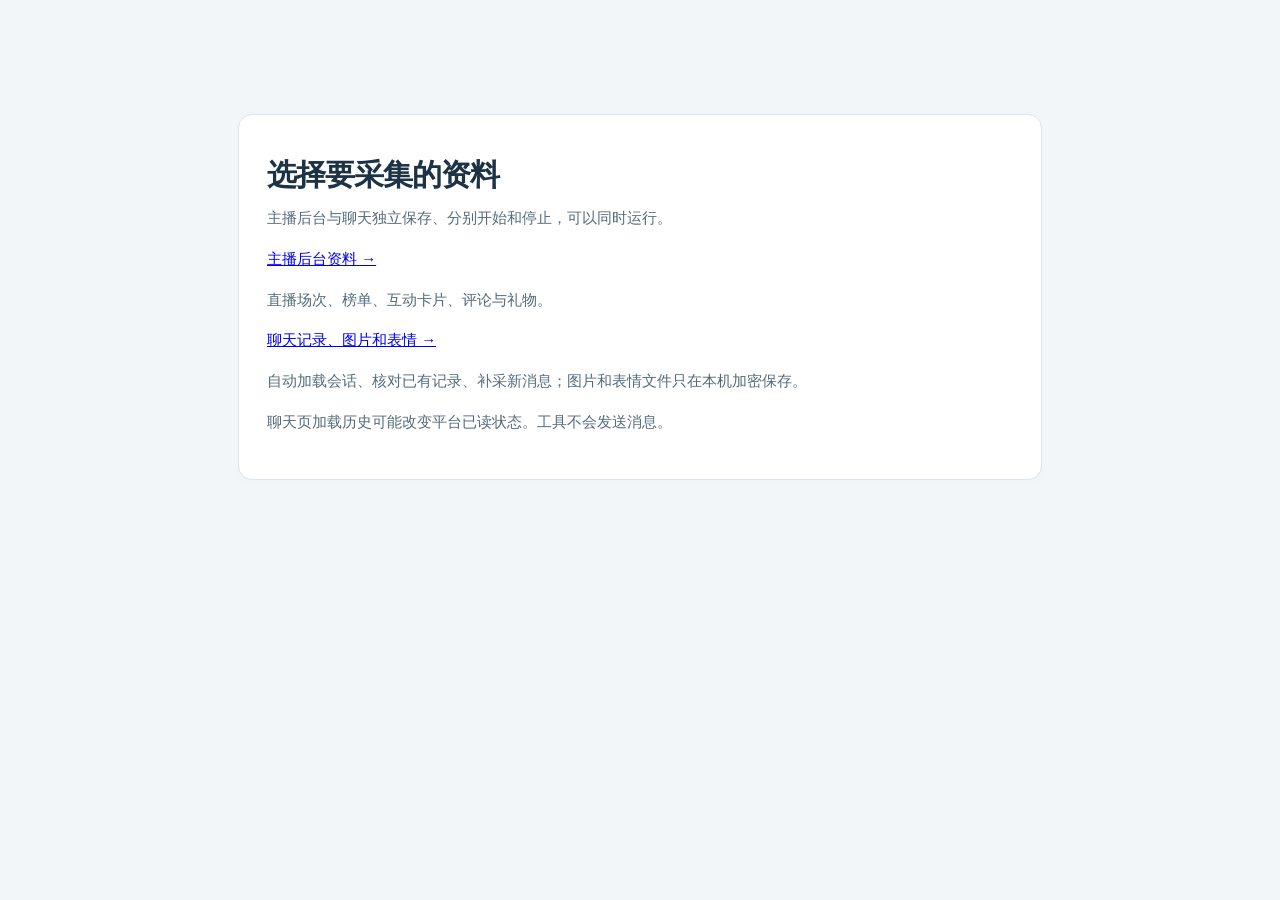
<file: projects/B/collector-extension/launcher.html>
<!doctype html><html lang="zh-CN"><head><meta charset="UTF-8"><title>B线 · 选择采集内容</title><link rel="stylesheet" href="dashboard.css"></head><body>
<main style="margin:50px auto;max-width:900px"><section><h1>选择要采集的资料</h1><p>主播后台与聊天独立保存、分别开始和停止，可以同时运行。</p>
<p><a href="backend-dashboard.html">主播后台资料 →</a></p><p>直播场次、榜单、互动卡片、评论与礼物。</p>
<p><a href="chat-dashboard.html">聊天记录、图片和表情 →</a></p><p>自动加载会话、核对已有记录、补采新消息；图片和表情文件只在本机加密保存。</p>
<p>聊天页加载历史可能改变平台已读状态。工具不会发送消息。</p></section></main></body></html>
</file>
<file: projects/A/web/styles.css>
:root{color-scheme:light;--ink:#193a32;--soft:#567367;--line:#ccdcd3;--green:#206b4d}*{box-sizing:border-box}body{margin:0;background:#eff4ef;color:var(--ink);font:15px/1.6 system-ui,-apple-system,sans-serif}main{max-width:1080px;padding:40px 24px;margin:auto}header{max-width:800px;margin-bottom:28px}.eyebrow{color:var(--soft);font-size:12px;letter-spacing:.08em}h1{font-size:34px;line-height:1.25;margin:12px 0}h2{font-size:20px;margin:0 0 12px}.card{background:#fcfdfb;border:1px solid var(--line);border-radius:14px;padding:24px;margin:20px 0}form{display:flex;gap:14px;align-items:flex-end;flex-wrap:wrap}label{flex:1;min-width:170px;font-size:13px}input,select{display:block;width:100%;padding:10px;border:1px solid #a2bcae;border-radius:6px;background:white;color:var(--ink);font:inherit;margin-top:5px}button{background:var(--green);color:white;border:0;padding:12px 18px;border-radius:7px;cursor:pointer;font:inherit}button:disabled{opacity:.55;cursor:wait}input:focus-visible,select:focus-visible,button:focus-visible{outline:3px solid #a5c9b5;outline-offset:2px}#messages{padding:0;list-style:none}#messages li{padding:18px 0;border-top:1px solid var(--line)}#messages small{display:block;color:var(--soft)}#messages p{white-space:pre-wrap;overflow-wrap:anywhere;margin:8px 0}footer{color:var(--soft);font-size:13px;margin-top:26px}[hidden]{display:none}@media(max-width:600px){main{padding:24px 14px}h1{font-size:27px}.card{padding:18px}form{display:block}label{display:block;margin-bottom:12px}}
.selectors{display:flex;gap:18px;flex-wrap:wrap}.selectors label{min-width:220px}.s-priority{border-left:5px solid #b36d3c}.work-grid{display:grid;grid-template-columns:minmax(0,1fr) minmax(0,1fr);gap:20px;align-items:start}.work-grid .card{margin-top:0}summary{cursor:pointer;font-weight:600}h3{font-size:16px;margin:0 0 10px}.profile-section{padding:18px 0;border-top:1px solid var(--line)}.profile-section:first-child{border-top:0}.muted{font-size:13px;color:var(--soft)}.notice{padding:10px;border-left:3px solid #b36d3c;background:#fbf3e9;font-size:13px}.task-list{list-style:none;padding:0;margin:12px 0}.task-list li{display:flex;justify-content:space-between;gap:16px;align-items:center;padding:12px 0;border-top:1px solid var(--line)}.task-list span{display:block}.task-list .empty-row{display:block;color:var(--soft);font-size:13px}.secondary{background:#e6eee8;color:var(--ink);border:1px solid #b7ccbe;padding:8px 12px;font-size:13px}.field-editor{border:1px solid var(--line);border-radius:8px;padding:12px;margin:10px 0}.field-editor summary{font-size:13px;font-weight:500;overflow-wrap:anywhere}.field-editor form{display:block}.field-editor button{margin:10px 6px 0 0;font-size:13px}.field-controls{display:grid;grid-template-columns:1fr;gap:10px}textarea{width:100%;font:inherit;color:var(--ink);padding:10px;border:1px solid #a2bcae;border-radius:6px;resize:vertical}details[open]>summary{margin-bottom:12px}@media(max-width:900px){.work-grid{grid-template-columns:1fr}.task-list li{align-items:flex-start}.task-list button{flex-shrink:0}}
.conflict-candidate{padding:12px;margin:10px 0;border:1px solid var(--line);border-radius:6px}.conflict-candidate p{white-space:pre-wrap;overflow-wrap:anywhere;font-size:13px}.field-editor button:disabled{cursor:not-allowed}

.group-browser-list{max-height:320px;overflow:auto;overscroll-behavior:contain}
</file>
<file: projects/A/extension/popup.css>
body{width:300px;margin:0;padding:18px;font:14px system-ui;color:#193a32;background:#f7faf8}h1{font-size:18px;margin:0 0 12px}p{line-height:1.6}label{display:block;margin:10px 0}input{display:block;box-sizing:border-box;width:100%;margin-top:5px;padding:8px;border:1px solid #a2bcb0;border-radius:5px}button{padding:8px 12px;margin:4px 3px 4px 0;border:1px solid #9bb6ae;border-radius:6px;cursor:pointer;background:#e2eee7}a{display:block;margin-top:14px;color:#186a4c}[hidden]{display:none}
</file>
<file: projects/A/web/workspace.css>
.workbench{--ink:#e7e8ed;--soft:#a0a5b2;--line:#343741;--green:#7467e8;color-scheme:dark;background:#15161b;color:var(--ink);font:14px/1.55 system-ui,'Microsoft YaHei',sans-serif}
.workbench main{max-width:none;padding:0;margin:0;min-height:100dvh;display:flex;flex-direction:column}.workbench header{max-width:none;margin:0}.workbench h2{font-size:16px;margin:0}.workbench h3{font-size:14px}.workbench p{overflow-wrap:anywhere}.workbench button{padding:8px 13px;font-size:13px;line-height:1.5}.workbench button:disabled{cursor:not-allowed;opacity:.45}.workbench input,.workbench select,.workbench textarea{background:#202229;border-color:#414550;color:var(--ink);padding:9px;font-size:13px;min-width:0}.workbench input[type=checkbox]{display:inline-block;width:auto;margin:0 8px 0 0;accent-color:#9788ff}.workbench input:focus-visible,.workbench select:focus-visible,.workbench textarea:focus-visible,.workbench button:focus-visible,.workbench summary:focus-visible{outline:2px solid #a99cff;outline-offset:3px}.workbench .secondary{background:#2d303a;border-color:#424654;color:#e1e3ed}.workbench label{min-width:0}.workbench .muted{color:var(--soft);font-size:12px}.workbench .notice{background:#3b3225;color:#e8c99d}.workbench [hidden]{display:none!important}
.appbar{min-height:64px;padding:0 22px;display:flex;align-items:center;gap:30px;background:#1c1e25;border-bottom:1px solid var(--line)}.brand{display:flex;align-items:center;gap:11px;flex-shrink:0}.brand-mark{display:grid;place-items:center;background:#7467e8;border-radius:11px;width:35px;height:35px;font-size:20px;font-weight:700}.brand strong{font-size:16px;letter-spacing:.04em}.brand small{display:block;font-size:10px;color:#a8a9b8;letter-spacing:.1em}.appbar nav{display:flex;gap:8px;align-self:stretch;align-items:center}.appbar nav button{background:transparent;color:var(--soft);border-radius:0;border-bottom:2px solid transparent;height:100%}.appbar nav button[aria-pressed=true]{border-color:#a397ff;color:#f3f1ff}.service{margin-left:auto;font-size:11px;color:var(--soft);display:flex;align-items:center;gap:7px}.status-dot{width:6px;height:6px;background:#9397a4;border-radius:50%}.mode-banner{padding:7px 22px;background:#262432;border-bottom:1px solid #403953;color:#d6cafa;font-size:12px}.auth-card{padding:20px;max-width:700px;margin:20px auto;border:1px solid var(--line);border-radius:12px;background:#20222a;width:calc(100% - 32px)}.auth-card p{font-size:12px}.auth-card.authenticated{max-width:none;width:100%;padding:5px 22px;margin:0;border:0;border-radius:0;background:#1b1d24;display:flex;align-items:center;justify-content:flex-end;gap:15px}.auth-card.authenticated h2,.auth-card.authenticated #auth-forms{display:none}.auth-card.authenticated #auth-status{margin:0;font-size:11px;color:var(--soft);max-width:70%;white-space:nowrap;overflow:hidden;text-overflow:ellipsis}.auth-card.authenticated button{padding:3px 8px;background:transparent;border-color:var(--line);font-size:11px}
#workspace{display:flex;flex:1;flex-direction:column}.workspace-toolbar{display:flex;gap:15px;align-items:center;padding:10px 22px;border-bottom:1px solid var(--line)}.account-label{display:flex;align-items:center;gap:9px;font-size:12px;flex:0 1 340px;white-space:nowrap}.account-label select{margin:0;min-width:140px;font-size:11px;max-width:270px}.scope-note{font-size:11px;color:var(--soft)}.panel-nav{margin-left:auto;display:flex;gap:5px}.panel-nav button{background:#23262f;color:var(--soft);padding:5px 9px}.panel-nav button[aria-pressed=true]{background:#3b345d;color:#ded6ff}
.desk-layout{display:grid;grid-template-columns:250px minmax(340px,1fr) 350px;height:calc(100dvh - 209px);min-height:530px}.pane{min-width:0;min-height:0;background:#1d1f26}.contacts-pane{border-right:1px solid var(--line);display:flex;flex-direction:column;background:#1a1c23}.pane-heading{min-height:57px;padding:16px;display:flex;align-items:center;justify-content:space-between;gap:8px;border-bottom:1px solid var(--line)}.pill{font-size:10px;color:#b8afdf;border:1px solid #49425f;border-radius:5px;padding:2px 6px;white-space:nowrap}.pinned-s{padding:11px 15px;border-bottom:1px solid var(--line);background:#29232a}.pinned-s summary{font-size:12px;color:#e6bec9}.pinned-s summary span{font-size:10px;font-weight:400;color:#a7949c;margin-left:10px}.pinned-s p,.pinned-s li{font-size:11px}.pinned-s .task-list{max-height:160px;overflow:auto}.task-list li{display:block;padding:10px 0}.task-list button{margin-top:6px}.contacts-pane #group-browser{padding:14px 12px;min-height:0;overflow:auto;flex:1}.contacts-pane #group-browser>p{font-size:11px;color:var(--soft)}.contacts-pane #group-browser>button{font-size:11px;margin-top:7px}.contact-fallback{font-size:11px;padding:10px 14px;border-top:1px solid var(--line)}.group-browser-list{max-height:none}.group-browser-list li{border:0;padding:0;margin:4px 0}.group-browser-list li>span{font-size:13px;padding:6px 10px 0}.group-browser-list li>button{display:block;width:100%;text-align:left;margin:0;padding:11px;border:1px solid transparent;background:#242730;color:#e0e2eb}.group-browser-list li>button:hover{background:#2d303d}.group-browser-list li>button[aria-current=true]{background:#38334d;border-color:#655987;color:#f1eaff}.group-browser-list li:has(>button)>span{display:none}
.history-pane{display:flex;flex-direction:column;background:#171920}.conversation-heading{display:flex;align-items:center;gap:12px;padding:15px 22px;min-height:82px;border-bottom:1px solid var(--line)}.contact-avatar{width:40px;height:40px;display:grid;place-items:center;border:1px solid #554b78;background:#39304e;color:#dfd3ff;border-radius:12px;font-weight:600;flex-shrink:0}.conversation-heading h2{font-size:17px}.conversation-heading p{font-size:11px;margin:3px 0 0;color:var(--soft)}.conversation-heading>.pill{margin-left:auto}.history-filter{padding:12px 22px;border-bottom:1px solid #2c303b}.history-filter summary{font-size:11px;color:var(--soft)}.history-filter form{gap:9px}.history-filter label{font-size:11px;flex:1}.history-filter label:first-child{flex:1.5}.history-filter button{padding:9px 16px}.history-state{font-size:11px;color:var(--soft);padding:10px 22px;margin:0}.message-scroll{overflow:auto;overscroll-behavior:contain;flex:1;min-height:0;padding:0 22px 20px;scrollbar-color:#494959 transparent}.workbench #messages{margin:0}.workbench #messages li{padding:15px 0;border:0;display:flex;align-items:flex-start;flex-direction:column}.workbench #messages small{font-size:10px;color:#9196a7;line-height:1.65;max-width:92%}.workbench #messages p{padding:12px 15px;background:#2b2e39;border:1px solid #373b49;border-radius:2px 12px 12px 12px;max-width:86%;font-size:14px;margin:7px 0;line-height:1.8}.workbench #messages li[data-direction=out]{align-items:flex-end}.workbench #messages li[data-direction=out] p{background:#3d355c;border-color:#514673;border-radius:12px 2px 12px 12px}.workbench #messages button{background:transparent;color:var(--soft);font-size:10px;padding:3px 0;border:0}.empty-history{text-align:center;color:var(--soft);padding:50px 15px}.empty-history>span{font-size:60px;color:#6f638a}.empty-history h3{font-size:17px;color:#c8c5d7}.empty-history p{font-size:12px}.native-hint{padding:16px 22px;border-top:1px solid var(--line);background:#1d2028}.native-hint strong{font-size:12px;font-weight:500}.native-hint span{display:block;font-size:11px;color:var(--soft);margin-top:4px}
.profile-pane{display:flex;flex-direction:column;border-left:1px solid var(--line)}.detail-tabs{display:flex;gap:3px}.detail-tabs button{background:transparent;color:var(--soft);padding:4px 8px;font-size:11px}.detail-tabs button[aria-pressed=true]{background:#343043;color:#d9d0f5}.profile-pane>#profile-status{font-size:11px;color:var(--soft);padding:11px 16px;margin:0;border-bottom:1px solid var(--line)}.detail-scroll{padding:0 16px 25px;overflow:auto;min-height:0;scrollbar-color:#494959 transparent}.profile-section{padding:13px 0}.profile-section>summary{font-size:13px;color:#dcdde7}.profile-section>p{font-size:12px;margin:8px 0}.profile-section>div>p{font-size:12px}.profile-section details{font-size:12px}.field-editor{background:#252832;border-radius:7px;border-color:#383c49;padding:10px;margin:8px 0}.field-editor summary{font-size:12px}.field-editor .field-controls{gap:7px}.field-editor input,.field-editor textarea,.field-editor select{font-size:12px}.profile-section button{margin:4px 4px 0 0;font-size:11px;padding:6px 9px}.profile-section label{font-size:12px}.profile-section form{gap:6px}.profile-section [role=status]{font-size:11px;color:#c1b6e7}.profile-section .notice{font-size:11px}.conflict-candidate{background:#3b3040}.tools-view{padding:26px;max-width:1400px;width:100%;margin:auto}.tools-intro p{color:var(--soft);font-size:13px}.tools-intro h2{font-size:24px}.tools-grid{display:grid;grid-template-columns:1fr 1fr;gap:20px}.tools-grid .card{background:#21242d;border-color:var(--line);margin:0;padding:22px}.tools-grid label{display:block;margin:10px 0}.tools-grid button{margin:5px 5px 5px 0}.workbench footer{font-size:10px;margin:0;padding:6px 22px;color:#8f93a3;border-top:1px solid var(--line);background:#191b21}.contact-search{margin:0 0 12px}.contact-search input{font-size:12px}
.profile-summary{display:flex;align-items:center;gap:12px;padding:13px 16px;border-bottom:1px solid var(--line);background:#24232c}.grade-badge{display:grid;place-items:center;width:40px;height:40px;background:#34313d;color:#ccc3e1;border-radius:10px;font-size:24px;flex-shrink:0}.grade-badge[data-grade=S]{color:#ffd191;background:#4a3829}.grade-badge[data-grade=A]{color:#9ce3c4;background:#24473d}.grade-badge[data-grade=B]{color:#adc7ff;background:#2d3c59}.profile-summary b{font-size:13px}.profile-summary small{display:block;font-size:10px;color:var(--soft);margin-top:3px}
.pinned-s{padding:10px 14px}.pinned-s h3{margin:0;font-size:12px;color:#e6bec9}.pinned-s h3 span{font-size:10px;font-weight:400;color:#a7949c;margin-left:8px}.pinned-s p{margin:6px 0}.pinned-s .task-list{margin:5px 0 0;max-height:95px}.pinned-s li{display:flex;align-items:center;justify-content:space-between;gap:6px;padding:5px 0}.pinned-s button{padding:4px 7px;font-size:10px;max-width:92px;flex-shrink:0;margin:0}.message-provenance{font-size:10px;color:#9b9fad}.message-provenance summary{font-weight:400}.message-provenance[open]{padding:8px;border:1px solid var(--line);border-radius:5px;max-width:95%}.contacts-pane #group-browser>button{padding:4px 8px}.desk-layout{min-height:420px}
@media(min-width:1101px){.panel-nav{display:none}}
@media(max-width:1100px){.desk-layout{grid-template-columns:230px minmax(0,1fr)}.profile-pane{display:none}.desk-layout[data-panel=profile]{grid-template-columns:230px minmax(0,1fr)}.desk-layout[data-panel=profile] .history-pane{display:none}.desk-layout[data-panel=profile] .profile-pane{display:flex}.service{max-width:200px}.scope-note{display:none}.appbar{gap:16px;padding:0 16px}.profile-pane .detail-scroll{padding:0 24px 25px}.tools-grid{grid-template-columns:1fr}}
@media(max-width:650px){.appbar{flex-wrap:wrap;gap:0 14px;min-height:88px;padding:10px 14px}.brand{flex:1}.appbar nav{height:38px}.service{display:none}.brand strong{font-size:14px}.brand small{font-size:9px}.mode-banner{padding:8px 14px}.workspace-toolbar{flex-wrap:wrap;padding:9px 14px;gap:8px}.account-label{flex-basis:100%}.account-label select{max-width:none}.panel-nav{width:100%;margin:0}.panel-nav button{flex:1}.desk-layout,.desk-layout[data-panel=profile]{display:flex;height:calc(100dvh - 285px);min-height:450px}.pane{flex:1}.desk-layout .contacts-pane,.desk-layout .profile-pane{display:none}.desk-layout[data-panel=contacts] .contacts-pane,.desk-layout[data-panel=profile] .profile-pane{display:flex}.desk-layout[data-panel=contacts] .history-pane,.desk-layout[data-panel=profile] .history-pane{display:none}.conversation-heading{padding:14px}.history-filter,.message-scroll{padding-left:14px;padding-right:14px}.history-filter form{flex-wrap:wrap}.history-filter label{min-width:110px}.tools-view{padding:16px}.auth-card.authenticated #auth-status{max-width:75%}.native-hint{padding:12px 14px}}
@media(prefers-reduced-motion:reduce){*{scroll-behavior:auto!important}}
</file>
<file: projects/B/collector-extension/dashboard.css>
:root{font:15px/1.65 "Segoe UI","Microsoft YaHei",sans-serif;color:#1c3245;background:#f3f6f9;--accent:#146c68;--border:#dce5ec}*{box-sizing:border-box}body{margin:0}aside{position:fixed;inset:0 auto 0 0;width:240px;background:#142c3e;color:#e6f1f7;padding:32px 25px;display:flex;flex-direction:column}.brand{font-size:38px;font-weight:800;letter-spacing:-3px;color:#74ddc8}.brand span{font-size:13px;letter-spacing:3px;margin-left:12px;color:#fff}aside h2{font-size:19px;margin:18px 0 0}aside p{font-size:13px;color:#9cb2c1;margin-top:4px}nav{display:grid;gap:9px;margin-top:36px}nav a{color:#e7f1f8;text-decoration:none;padding:10px 12px;border-radius:8px}nav a:hover{background:#284456}.aside-note{margin-top:auto;color:#9cb2c1;font-size:13px;line-height:2}aside small{margin-top:20px;color:#7f9aab}main{margin-left:240px;max-width:1500px;padding:40px 48px}header{display:flex;justify-content:space-between;align-items:center;gap:20px;margin-bottom:24px}.eyebrow{font-size:12px;font-weight:600;letter-spacing:1px;color:#587183}h1{font-size:30px;letter-spacing:-1px;line-height:1.3;margin:12px 0}h2{font-size:21px;margin:0}h3{margin:0}p{margin:8px 0 16px;color:#536b7b}section{background:#fff;border:1px solid var(--border);border-radius:14px;padding:28px;margin:24px 0;box-shadow:0 3px 14px #152c3e04}.section-title{display:flex;justify-content:space-between;align-items:center;margin-bottom:18px;gap:20px}button{font:inherit;border:1px solid transparent;border-radius:8px;padding:10px 18px;cursor:pointer;background:var(--accent);color:white;font-weight:600}button:hover{filter:brightness(.95)}button:disabled{opacity:.45;cursor:not-allowed}.secondary{color:#2a5368;background:#edf4f7;border-color:#d5e3ea}.danger{background:#fff1ed;color:#a03d2c;border-color:#f1cec6}.badge{font-size:12px;background:#edf4f7;color:#526b7d;padding:4px 10px;border-radius:20px}.badge.ready{background:#d9f2e9;color:#1c6653}.source-grid{display:grid;grid-template-columns:1fr 1fr auto;gap:15px;align-items:end}label{display:block;font-size:14px}select,input[type=date],input[type=number]{display:block;width:100%;margin-top:7px;border:1px solid #cbd9e2;background:#fff;border-radius:7px;padding:10px;color:#294454;font:inherit}select{max-width:100%;text-overflow:ellipsis}.row{display:flex;gap:22px;flex-wrap:wrap;margin:20px 0}.row label{flex:1;min-width:160px;max-width:300px}fieldset{border:0;padding:12px 0 18px;display:grid;grid-template-columns:repeat(3,1fr);gap:13px}legend{font-weight:600;padding:0 0 12px}input[type=checkbox]{accent-color:var(--accent);width:16px;height:16px;vertical-align:middle;margin-right:7px}.checks{display:grid;gap:12px}.hint{font-size:13px;color:#6b7f8d;line-height:1.8}details{margin:20px 0;border-top:1px solid #e7eef2;padding-top:16px}summary{cursor:pointer;color:#587082;font-size:13px}.actions{display:flex;align-items:center;gap:12px;margin-top:22px}#taskState{font-size:13px;color:#567082}.metrics{display:grid;grid-template-columns:repeat(3,1fr);gap:16px;margin:24px 0 16px}.metrics div{background:#f6f9fb;border-radius:9px;padding:16px 20px}.metrics strong{font-size:29px;display:block;color:#234b60;font-weight:600}.metrics span{font-size:12px;color:#738695}#notice{border-left:4px solid #2b8a80;background:#e5f2f0;padding:13px 18px;border-radius:0 8px 8px 0;font-size:14px}#events{padding-left:20px;font-size:13px;color:#657987;max-height:190px;overflow:auto}#events:empty{display:none}table{width:100%;border-collapse:collapse;font-size:13px}th{text-align:left;color:#7b8f9a;font-weight:500}td,th{padding:12px 10px;border-bottom:1px solid #e9eef2}td button{font-size:12px;padding:6px 9px;margin-right:6px}.empty{padding:26px;background:#f8fafb;border-radius:8px;color:#8a9ba6;text-align:center}pre{max-height:480px;overflow:auto;white-space:pre-wrap;overflow-wrap:anywhere;font-size:12px;background:#f3f6f8;padding:18px;border-radius:8px}#preview{border-top:1px solid var(--border);margin-top:22px;padding-top:22px}#files{max-width:65%;margin:10px 15px 12px 0}footer{font-size:12px;color:#7d909d;margin:28px 0 15px}@media(max-width:1100px){aside{width:190px;padding:25px 18px}main{margin-left:190px;padding:28px}fieldset{grid-template-columns:repeat(2,1fr)}.source-grid{grid-template-columns:1fr 1fr}.source-grid button{grid-column:1/-1;justify-self:start}}@media(max-width:750px){aside{position:static;width:auto;padding:18px 24px}.brand{font-size:26px}aside h2,aside p,aside nav,aside small,.aside-note{display:none}main{margin:0;padding:22px}header{align-items:flex-start;flex-direction:column}h1{font-size:25px}section{padding:20px}.source-grid{grid-template-columns:1fr}.metrics{gap:8px}.metrics div{padding:12px}fieldset{grid-template-columns:1fr}.actions{flex-wrap:wrap}}
.date-range{margin-top:22px}.capture-choices{display:grid;grid-template-columns:1fr 1fr;gap:14px}.capture-choices>label{display:flex;align-items:flex-start;gap:8px;padding:18px;border:1px solid #d7e4e7;border-radius:10px;background:#f7fafb;cursor:pointer}.capture-choices>label:has(input:checked){border-color:#5c9b91;background:#edf7f3}.capture-choices strong{display:block;font-size:16px;color:#234b46}.capture-choices small{display:block;color:#6a7e88;margin-top:3px}.source-status{display:grid;gap:8px;margin-top:22px;padding-top:18px;border-top:1px solid #e7eef2}.source-status>div{display:flex;align-items:center;gap:14px;font-size:13px}.source-status>div>span:first-child{color:#35535f;min-width:65px;font-weight:600}.source-status>div>span:nth-child(2){color:#6b7f8d;flex:1}.text-button{background:transparent;color:#146c68;padding:4px 8px;font-size:12px;font-weight:500}#advanced{margin-bottom:16px}#advanced[open]{background:#f9fbfc;border-radius:8px;padding:16px}input:disabled{background:#f2f5f7;color:#8897a1}#connect{font-size:12px}@media(max-width:750px){.capture-choices{grid-template-columns:1fr}.source-status>div{flex-wrap:wrap}.date-range label{max-width:none}}
</file>
